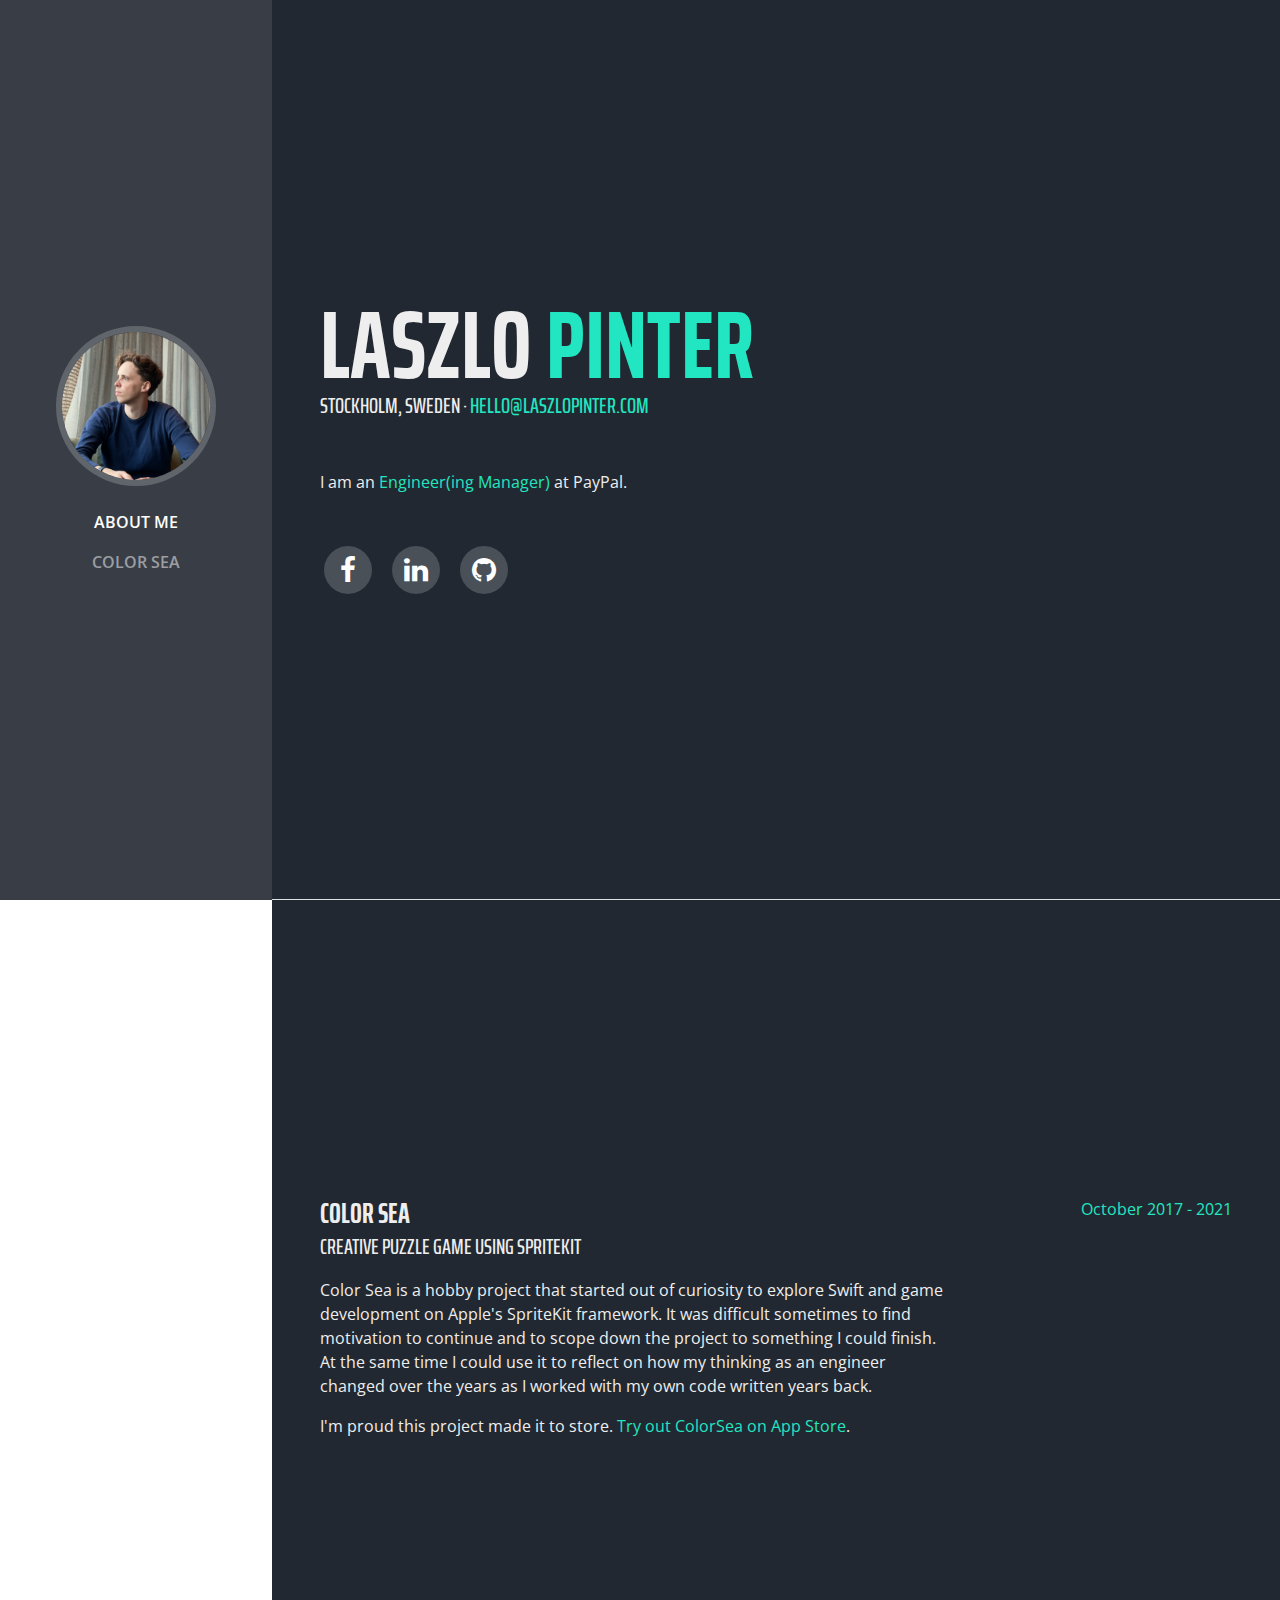
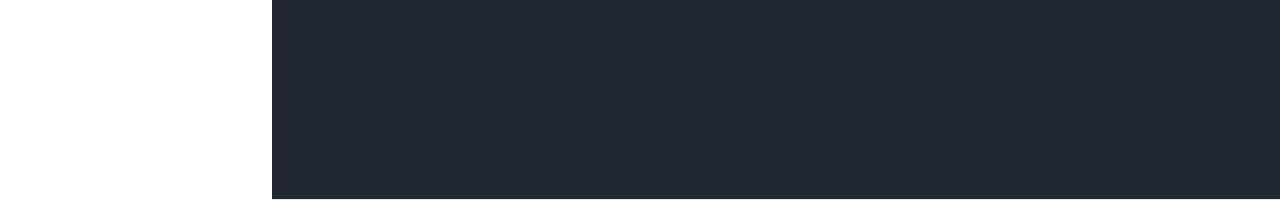
<file: index.html>
<!DOCTYPE html>
<html lang="en">

  <head>

    <meta charset="utf-8">
    <meta name="viewport" content="width=device-width, initial-scale=1, shrink-to-fit=no">
    <meta name="description" content="">
    <meta name="author" content="">

    <title>Laszlo Pinter</title>

    <!-- Bootstrap core CSS -->
    <link href="vendor/bootstrap/css/bootstrap.min.css" rel="stylesheet">

    <!-- Custom fonts for this template -->
    <link href="https://fonts.googleapis.com/css?family=Saira+Extra+Condensed:100,200,300,400,500,600,700,800,900" rel="stylesheet">
    <link href="https://fonts.googleapis.com/css?family=Open+Sans:300,300i,400,400i,600,600i,700,700i,800,800i" rel="stylesheet">
    <link href="vendor/font-awesome/css/font-awesome.min.css" rel="stylesheet">
    <link href="vendor/devicons/css/devicons.min.css" rel="stylesheet">
    <link href="vendor/simple-line-icons/css/simple-line-icons.css" rel="stylesheet">

    <!-- Custom styles for this template -->
    <link href="css/resume.min.css" rel="stylesheet">

  </head>

  <body id="page-top">

    <nav class="navbar navbar-expand-lg navbar-dark bg-primary fixed-top" id="sideNav">
      <a class="navbar-brand js-scroll-trigger" href="#page-top">
        <span class="d-none d-lg-block">
          <img class="img-fluid img-profile rounded-circle mx-auto mb-2" src="img/profile.jpg" alt="">
        </span>
      </a>
      <button class="navbar-toggler" type="button" data-toggle="collapse" data-target="#navbarSupportedContent" aria-controls="navbarSupportedContent" aria-expanded="false" aria-label="Toggle navigation">
        <span class="navbar-toggler-icon"></span>
      </button>
      <div class="collapse navbar-collapse" id="navbarSupportedContent">
        <ul class="navbar-nav">
          <li class="nav-item">
            <a class="nav-link js-scroll-trigger" href="#about">About me</a>
          </li>
          <li class="nav-item">
            <a class="nav-link js-scroll-trigger" href="#projects">Color Sea</a>
          </li>
        </ul>
      </div>
    </nav>

    <div class="container-fluid p-0">

      <section class="resume-section p-3 p-lg-5 d-flex d-column" id="about">
        <div class="my-auto">
          <h1 class="mb-0">Laszlo
            <span class="text-primary">Pinter</span>
          </h1>
          <div class="subheading mb-5">Stockholm, Sweden ·
            <a href="mailto:hello@laszlopinter.com">hello@laszlopinter.com</a>
          </div>
          <p class="mb-5">I am an <span class="text-primary">Engineer(ing Manager)</span> at PayPal.</p>
          <ul class="list-inline list-social-icons mb-0">
            <li class="list-inline-item">
              <a href="https://www.facebook.com/laszlo.pinter.35">
                <span class="fa-stack fa-lg">
                  <i class="fa fa-circle fa-stack-2x"></i>
                  <i class="fa fa-facebook fa-stack-1x fa-inverse"></i>
                </span>
              </a>
            </li>
            <li class="list-inline-item">
              <a href="https://www.linkedin.com/in/laszlo-pinter-73a235119">
                <span class="fa-stack fa-lg">
                  <i class="fa fa-circle fa-stack-2x"></i>
                  <i class="fa fa-linkedin fa-stack-1x fa-inverse"></i>
                </span>
              </a>
            </li>
            <li class="list-inline-item">
              <a href="https://github.com/LaszloPinter">
                <span class="fa-stack fa-lg">
                  <i class="fa fa-circle fa-stack-2x"></i>
                  <i class="fa fa-github fa-stack-1x fa-inverse"></i>
                </span>
              </a>
            </li>
          </ul>
        </div>
      </section>

      <section class="resume-section p-3 p-lg-5 d-flex flex-column" id="projects">
        <div class="my-auto">
          <div class="resume-item d-flex flex-column flex-md-row mb-5">
            <div class="resume-content mr-auto">
              <h3 class="mb-0">Color Sea</h3>
              <div class="subheading mb-3">Creative puzzle game using SpriteKit</div>
              <p> Color Sea is a hobby project that started out of curiosity to explore Swift and game development on Apple's SpriteKit framework. It was difficult sometimes to find motivation to continue and to scope down the project to something I could finish. At the same time I could use it to reflect on how my thinking as an engineer changed over the years as I worked with my own code written years back.</p>
              <p> I'm proud this project made it to store. <a class="text-primary" href="https://apps.apple.com/se/app/colorsea/id1362589790?l=en-GB">Try out ColorSea on App Store</a>.</p>
            </div>
            <div class="resume-date text-md-right">
              <span class="text-primary">October 2017 - 2021</span>
            </div>
          </div>

        </div>

      </section>
    </div>

    <!-- Bootstrap core JavaScript -->
    <script src="vendor/jquery/jquery.min.js"></script>
    <script src="vendor/bootstrap/js/bootstrap.bundle.min.js"></script>

    <!-- Plugin JavaScript -->
    <script src="vendor/jquery-easing/jquery.easing.min.js"></script>

    <!-- Custom scripts for this template -->
    <script src="js/resume.min.js"></script>

  </body>

</html>
</file>
<file: vendor/simple-line-icons/css/simple-line-icons.css>
@font-face {
  font-family: 'simple-line-icons';
  src: url('../fonts/Simple-Line-Icons.eot?v=2.4.0');
  src: url('../fonts/Simple-Line-Icons.eot?v=2.4.0#iefix') format('embedded-opentype'), url('../fonts/Simple-Line-Icons.woff2?v=2.4.0') format('woff2'), url('../fonts/Simple-Line-Icons.ttf?v=2.4.0') format('truetype'), url('../fonts/Simple-Line-Icons.woff?v=2.4.0') format('woff'), url('../fonts/Simple-Line-Icons.svg?v=2.4.0#simple-line-icons') format('svg');
  font-weight: normal;
  font-style: normal;
}
/*
 Use the following CSS code if you want to have a class per icon.
 Instead of a list of all class selectors, you can use the generic [class*="icon-"] selector, but it's slower:
*/
.icon-user,
.icon-people,
.icon-user-female,
.icon-user-follow,
.icon-user-following,
.icon-user-unfollow,
.icon-login,
.icon-logout,
.icon-emotsmile,
.icon-phone,
.icon-call-end,
.icon-call-in,
.icon-call-out,
.icon-map,
.icon-location-pin,
.icon-direction,
.icon-directions,
.icon-compass,
.icon-layers,
.icon-menu,
.icon-list,
.icon-options-vertical,
.icon-options,
.icon-arrow-down,
.icon-arrow-left,
.icon-arrow-right,
.icon-arrow-up,
.icon-arrow-up-circle,
.icon-arrow-left-circle,
.icon-arrow-right-circle,
.icon-arrow-down-circle,
.icon-check,
.icon-clock,
.icon-plus,
.icon-minus,
.icon-close,
.icon-event,
.icon-exclamation,
.icon-organization,
.icon-trophy,
.icon-screen-smartphone,
.icon-screen-desktop,
.icon-plane,
.icon-notebook,
.icon-mustache,
.icon-mouse,
.icon-magnet,
.icon-energy,
.icon-disc,
.icon-cursor,
.icon-cursor-move,
.icon-crop,
.icon-chemistry,
.icon-speedometer,
.icon-shield,
.icon-screen-tablet,
.icon-magic-wand,
.icon-hourglass,
.icon-graduation,
.icon-ghost,
.icon-game-controller,
.icon-fire,
.icon-eyeglass,
.icon-envelope-open,
.icon-envelope-letter,
.icon-bell,
.icon-badge,
.icon-anchor,
.icon-wallet,
.icon-vector,
.icon-speech,
.icon-puzzle,
.icon-printer,
.icon-present,
.icon-playlist,
.icon-pin,
.icon-picture,
.icon-handbag,
.icon-globe-alt,
.icon-globe,
.icon-folder-alt,
.icon-folder,
.icon-film,
.icon-feed,
.icon-drop,
.icon-drawer,
.icon-docs,
.icon-doc,
.icon-diamond,
.icon-cup,
.icon-calculator,
.icon-bubbles,
.icon-briefcase,
.icon-book-open,
.icon-basket-loaded,
.icon-basket,
.icon-bag,
.icon-action-undo,
.icon-action-redo,
.icon-wrench,
.icon-umbrella,
.icon-trash,
.icon-tag,
.icon-support,
.icon-frame,
.icon-size-fullscreen,
.icon-size-actual,
.icon-shuffle,
.icon-share-alt,
.icon-share,
.icon-rocket,
.icon-question,
.icon-pie-chart,
.icon-pencil,
.icon-note,
.icon-loop,
.icon-home,
.icon-grid,
.icon-graph,
.icon-microphone,
.icon-music-tone-alt,
.icon-music-tone,
.icon-earphones-alt,
.icon-earphones,
.icon-equalizer,
.icon-like,
.icon-dislike,
.icon-control-start,
.icon-control-rewind,
.icon-control-play,
.icon-control-pause,
.icon-control-forward,
.icon-control-end,
.icon-volume-1,
.icon-volume-2,
.icon-volume-off,
.icon-calendar,
.icon-bulb,
.icon-chart,
.icon-ban,
.icon-bubble,
.icon-camrecorder,
.icon-camera,
.icon-cloud-download,
.icon-cloud-upload,
.icon-envelope,
.icon-eye,
.icon-flag,
.icon-heart,
.icon-info,
.icon-key,
.icon-link,
.icon-lock,
.icon-lock-open,
.icon-magnifier,
.icon-magnifier-add,
.icon-magnifier-remove,
.icon-paper-clip,
.icon-paper-plane,
.icon-power,
.icon-refresh,
.icon-reload,
.icon-settings,
.icon-star,
.icon-symbol-female,
.icon-symbol-male,
.icon-target,
.icon-credit-card,
.icon-paypal,
.icon-social-tumblr,
.icon-social-twitter,
.icon-social-facebook,
.icon-social-instagram,
.icon-social-linkedin,
.icon-social-pinterest,
.icon-social-github,
.icon-social-google,
.icon-social-reddit,
.icon-social-skype,
.icon-social-dribbble,
.icon-social-behance,
.icon-social-foursqare,
.icon-social-soundcloud,
.icon-social-spotify,
.icon-social-stumbleupon,
.icon-social-youtube,
.icon-social-dropbox,
.icon-social-vkontakte,
.icon-social-steam {
  font-family: 'simple-line-icons';
  speak: none;
  font-style: normal;
  font-weight: normal;
  font-variant: normal;
  text-transform: none;
  line-height: 1;
  /* Better Font Rendering =========== */
  -webkit-font-smoothing: antialiased;
  -moz-osx-font-smoothing: grayscale;
}
.icon-user:before {
  content: "\e005";
}
.icon-people:before {
  content: "\e001";
}
.icon-user-female:before {
  content: "\e000";
}
.icon-user-follow:before {
  content: "\e002";
}
.icon-user-following:before {
  content: "\e003";
}
.icon-user-unfollow:before {
  content: "\e004";
}
.icon-login:before {
  content: "\e066";
}
.icon-logout:before {
  content: "\e065";
}
.icon-emotsmile:before {
  content: "\e021";
}
.icon-phone:before {
  content: "\e600";
}
.icon-call-end:before {
  content: "\e048";
}
.icon-call-in:before {
  content: "\e047";
}
.icon-call-out:before {
  content: "\e046";
}
.icon-map:before {
  content: "\e033";
}
.icon-location-pin:before {
  content: "\e096";
}
.icon-direction:before {
  content: "\e042";
}
.icon-directions:before {
  content: "\e041";
}
.icon-compass:before {
  content: "\e045";
}
.icon-layers:before {
  content: "\e034";
}
.icon-menu:before {
  content: "\e601";
}
.icon-list:before {
  content: "\e067";
}
.icon-options-vertical:before {
  content: "\e602";
}
.icon-options:before {
  content: "\e603";
}
.icon-arrow-down:before {
  content: "\e604";
}
.icon-arrow-left:before {
  content: "\e605";
}
.icon-arrow-right:before {
  content: "\e606";
}
.icon-arrow-up:before {
  content: "\e607";
}
.icon-arrow-up-circle:before {
  content: "\e078";
}
.icon-arrow-left-circle:before {
  content: "\e07a";
}
.icon-arrow-right-circle:before {
  content: "\e079";
}
.icon-arrow-down-circle:before {
  content: "\e07b";
}
.icon-check:before {
  content: "\e080";
}
.icon-clock:before {
  content: "\e081";
}
.icon-plus:before {
  content: "\e095";
}
.icon-minus:before {
  content: "\e615";
}
.icon-close:before {
  content: "\e082";
}
.icon-event:before {
  content: "\e619";
}
.icon-exclamation:before {
  content: "\e617";
}
.icon-organization:before {
  content: "\e616";
}
.icon-trophy:before {
  content: "\e006";
}
.icon-screen-smartphone:before {
  content: "\e010";
}
.icon-screen-desktop:before {
  content: "\e011";
}
.icon-plane:before {
  content: "\e012";
}
.icon-notebook:before {
  content: "\e013";
}
.icon-mustache:before {
  content: "\e014";
}
.icon-mouse:before {
  content: "\e015";
}
.icon-magnet:before {
  content: "\e016";
}
.icon-energy:before {
  content: "\e020";
}
.icon-disc:before {
  content: "\e022";
}
.icon-cursor:before {
  content: "\e06e";
}
.icon-cursor-move:before {
  content: "\e023";
}
.icon-crop:before {
  content: "\e024";
}
.icon-chemistry:before {
  content: "\e026";
}
.icon-speedometer:before {
  content: "\e007";
}
.icon-shield:before {
  content: "\e00e";
}
.icon-screen-tablet:before {
  content: "\e00f";
}
.icon-magic-wand:before {
  content: "\e017";
}
.icon-hourglass:before {
  content: "\e018";
}
.icon-graduation:before {
  content: "\e019";
}
.icon-ghost:before {
  content: "\e01a";
}
.icon-game-controller:before {
  content: "\e01b";
}
.icon-fire:before {
  content: "\e01c";
}
.icon-eyeglass:before {
  content: "\e01d";
}
.icon-envelope-open:before {
  content: "\e01e";
}
.icon-envelope-letter:before {
  content: "\e01f";
}
.icon-bell:before {
  content: "\e027";
}
.icon-badge:before {
  content: "\e028";
}
.icon-anchor:before {
  content: "\e029";
}
.icon-wallet:before {
  content: "\e02a";
}
.icon-vector:before {
  content: "\e02b";
}
.icon-speech:before {
  content: "\e02c";
}
.icon-puzzle:before {
  content: "\e02d";
}
.icon-printer:before {
  content: "\e02e";
}
.icon-present:before {
  content: "\e02f";
}
.icon-playlist:before {
  content: "\e030";
}
.icon-pin:before {
  content: "\e031";
}
.icon-picture:before {
  content: "\e032";
}
.icon-handbag:before {
  content: "\e035";
}
.icon-globe-alt:before {
  content: "\e036";
}
.icon-globe:before {
  content: "\e037";
}
.icon-folder-alt:before {
  content: "\e039";
}
.icon-folder:before {
  content: "\e089";
}
.icon-film:before {
  content: "\e03a";
}
.icon-feed:before {
  content: "\e03b";
}
.icon-drop:before {
  content: "\e03e";
}
.icon-drawer:before {
  content: "\e03f";
}
.icon-docs:before {
  content: "\e040";
}
.icon-doc:before {
  content: "\e085";
}
.icon-diamond:before {
  content: "\e043";
}
.icon-cup:before {
  content: "\e044";
}
.icon-calculator:before {
  content: "\e049";
}
.icon-bubbles:before {
  content: "\e04a";
}
.icon-briefcase:before {
  content: "\e04b";
}
.icon-book-open:before {
  content: "\e04c";
}
.icon-basket-loaded:before {
  content: "\e04d";
}
.icon-basket:before {
  content: "\e04e";
}
.icon-bag:before {
  content: "\e04f";
}
.icon-action-undo:before {
  content: "\e050";
}
.icon-action-redo:before {
  content: "\e051";
}
.icon-wrench:before {
  content: "\e052";
}
.icon-umbrella:before {
  content: "\e053";
}
.icon-trash:before {
  content: "\e054";
}
.icon-tag:before {
  content: "\e055";
}
.icon-support:before {
  content: "\e056";
}
.icon-frame:before {
  content: "\e038";
}
.icon-size-fullscreen:before {
  content: "\e057";
}
.icon-size-actual:before {
  content: "\e058";
}
.icon-shuffle:before {
  content: "\e059";
}
.icon-share-alt:before {
  content: "\e05a";
}
.icon-share:before {
  content: "\e05b";
}
.icon-rocket:before {
  content: "\e05c";
}
.icon-question:before {
  content: "\e05d";
}
.icon-pie-chart:before {
  content: "\e05e";
}
.icon-pencil:before {
  content: "\e05f";
}
.icon-note:before {
  content: "\e060";
}
.icon-loop:before {
  content: "\e064";
}
.icon-home:before {
  content: "\e069";
}
.icon-grid:before {
  content: "\e06a";
}
.icon-graph:before {
  content: "\e06b";
}
.icon-microphone:before {
  content: "\e063";
}
.icon-music-tone-alt:before {
  content: "\e061";
}
.icon-music-tone:before {
  content: "\e062";
}
.icon-earphones-alt:before {
  content: "\e03c";
}
.icon-earphones:before {
  content: "\e03d";
}
.icon-equalizer:before {
  content: "\e06c";
}
.icon-like:before {
  content: "\e068";
}
.icon-dislike:before {
  content: "\e06d";
}
.icon-control-start:before {
  content: "\e06f";
}
.icon-control-rewind:before {
  content: "\e070";
}
.icon-control-play:before {
  content: "\e071";
}
.icon-control-pause:before {
  content: "\e072";
}
.icon-control-forward:before {
  content: "\e073";
}
.icon-control-end:before {
  content: "\e074";
}
.icon-volume-1:before {
  content: "\e09f";
}
.icon-volume-2:before {
  content: "\e0a0";
}
.icon-volume-off:before {
  content: "\e0a1";
}
.icon-calendar:before {
  content: "\e075";
}
.icon-bulb:before {
  content: "\e076";
}
.icon-chart:before {
  content: "\e077";
}
.icon-ban:before {
  content: "\e07c";
}
.icon-bubble:before {
  content: "\e07d";
}
.icon-camrecorder:before {
  content: "\e07e";
}
.icon-camera:before {
  content: "\e07f";
}
.icon-cloud-download:before {
  content: "\e083";
}
.icon-cloud-upload:before {
  content: "\e084";
}
.icon-envelope:before {
  content: "\e086";
}
.icon-eye:before {
  content: "\e087";
}
.icon-flag:before {
  content: "\e088";
}
.icon-heart:before {
  content: "\e08a";
}
.icon-info:before {
  content: "\e08b";
}
.icon-key:before {
  content: "\e08c";
}
.icon-link:before {
  content: "\e08d";
}
.icon-lock:before {
  content: "\e08e";
}
.icon-lock-open:before {
  content: "\e08f";
}
.icon-magnifier:before {
  content: "\e090";
}
.icon-magnifier-add:before {
  content: "\e091";
}
.icon-magnifier-remove:before {
  content: "\e092";
}
.icon-paper-clip:before {
  content: "\e093";
}
.icon-paper-plane:before {
  content: "\e094";
}
.icon-power:before {
  content: "\e097";
}
.icon-refresh:before {
  content: "\e098";
}
.icon-reload:before {
  content: "\e099";
}
.icon-settings:before {
  content: "\e09a";
}
.icon-star:before {
  content: "\e09b";
}
.icon-symbol-female:before {
  content: "\e09c";
}
.icon-symbol-male:before {
  content: "\e09d";
}
.icon-target:before {
  content: "\e09e";
}
.icon-credit-card:before {
  content: "\e025";
}
.icon-paypal:before {
  content: "\e608";
}
.icon-social-tumblr:before {
  content: "\e00a";
}
.icon-social-twitter:before {
  content: "\e009";
}
.icon-social-facebook:before {
  content: "\e00b";
}
.icon-social-instagram:before {
  content: "\e609";
}
.icon-social-linkedin:before {
  content: "\e60a";
}
.icon-social-pinterest:before {
  content: "\e60b";
}
.icon-social-github:before {
  content: "\e60c";
}
.icon-social-google:before {
  content: "\e60d";
}
.icon-social-reddit:before {
  content: "\e60e";
}
.icon-social-skype:before {
  content: "\e60f";
}
.icon-social-dribbble:before {
  content: "\e00d";
}
.icon-social-behance:before {
  content: "\e610";
}
.icon-social-foursqare:before {
  content: "\e611";
}
.icon-social-soundcloud:before {
  content: "\e612";
}
.icon-social-spotify:before {
  content: "\e613";
}
.icon-social-stumbleupon:before {
  content: "\e614";
}
.icon-social-youtube:before {
  content: "\e008";
}
.icon-social-dropbox:before {
  content: "\e00c";
}
.icon-social-vkontakte:before {
  content: "\e618";
}
.icon-social-steam:before {
  content: "\e620";
}
</file>
<file: vendor/devicons/css/devicons.min.css>
/*!
 *  Devicons 1.8.0 made by Theodore Vorillas / http://vorillaz.com 
 */
@font-face{font-family:devicons;src:url(../fonts/devicons.eot?xqxft6);src:url(../fonts/devicons.eot?#iefixxqxft6) format("embedded-opentype"),url(../fonts/devicons.woff?xqxft6) format("woff"),url(../fonts/devicons.ttf?xqxft6) format("truetype"),url(../fonts/devicons.svg?xqxft6#devicons) format("svg");font-weight:400;font-style:normal}.devicons{font-family:devicons;speak:none;font-style:normal;font-weight:400;font-variant:normal;text-transform:none;line-height:1;-webkit-font-smoothing:antialiased;-moz-osx-font-smoothing:grayscale}.devicons-git:before{content:"\e602"}.devicons-git_compare:before{content:"\e628"}.devicons-git_branch:before{content:"\e625"}.devicons-git_commit:before{content:"\e629"}.devicons-git_pull_request:before{content:"\e626"}.devicons-git_merge:before{content:"\e627"}.devicons-bitbucket:before{content:"\e603"}.devicons-github_alt:before{content:"\e608"}.devicons-github_badge:before{content:"\e609"}.devicons-github:before{content:"\e60a"}.devicons-github_full:before{content:"\e617"}.devicons-java:before{content:"\e638"}.devicons-ruby:before{content:"\e639"}.devicons-scala:before{content:"\e637"}.devicons-python:before{content:"\e63c"}.devicons-go:before{content:"\e624"}.devicons-ruby_on_rails:before{content:"\e63b"}.devicons-django:before{content:"\e61d"}.devicons-markdown:before{content:"\e63e"}.devicons-php:before{content:"\e63d"}.devicons-mysql:before{content:"\e604"}.devicons-streamline:before{content:"\e605"}.devicons-database:before{content:"\e606"}.devicons-laravel:before{content:"\e63f"}.devicons-javascript:before{content:"\e64e"}.devicons-angular:before{content:"\e653"}.devicons-backbone:before{content:"\e652"}.devicons-coffeescript:before{content:"\e651"}.devicons-jquery:before{content:"\e650"}.devicons-modernizr:before{content:"\e620"}.devicons-jquery_ui:before{content:"\e654"}.devicons-ember:before{content:"\e61b"}.devicons-dojo:before{content:"\e61c"}.devicons-nodejs:before{content:"\e619"}.devicons-nodejs_small:before{content:"\e618"}.devicons-javascript_shield:before{content:"\e64f"}.devicons-bootstrap:before{content:"\e647"}.devicons-sass:before{content:"\e64b"}.devicons-css3_full:before{content:"\e64a"}.devicons-css3:before{content:"\e649"}.devicons-html5:before{content:"\e636"}.devicons-html5_multimedia:before{content:"\e632"}.devicons-html5_device_access:before{content:"\e633"}.devicons-html5_3d_effects:before{content:"\e635"}.devicons-html5_connectivity:before{content:"\e634"}.devicons-ghost_small:before{content:"\e614"}.devicons-ghost:before{content:"\e61f"}.devicons-magento:before{content:"\e640"}.devicons-joomla:before{content:"\e641"}.devicons-jekyll_small:before{content:"\e60d"}.devicons-drupal:before{content:"\e642"}.devicons-wordpress:before{content:"\e60b"}.devicons-grunt:before{content:"\e64c"}.devicons-bower:before{content:"\e64d"}.devicons-npm:before{content:"\e61e"}.devicons-yahoo_small:before{content:"\e62b"}.devicons-yahoo:before{content:"\e615"}.devicons-bing_small:before{content:"\e600"}.devicons-windows:before{content:"\e60f"}.devicons-linux:before{content:"\e612"}.devicons-ubuntu:before{content:"\e63a"}.devicons-android:before{content:"\e60e"}.devicons-apple:before{content:"\e611"}.devicons-appstore:before{content:"\e613"}.devicons-phonegap:before{content:"\e630"}.devicons-blackberry:before{content:"\e623"}.devicons-stackoverflow:before{content:"\e610"}.devicons-techcrunch:before{content:"\e62c"}.devicons-codrops:before{content:"\e62f"}.devicons-css_tricks:before{content:"\e601"}.devicons-smashing_magazine:before{content:"\e62d"}.devicons-netmagazine:before{content:"\e62e"}.devicons-codepen:before{content:"\e616"}.devicons-cssdeck:before{content:"\e62a"}.devicons-hackernews:before{content:"\e61a"}.devicons-dropbox:before{content:"\e607"}.devicons-google_drive:before{content:"\e631"}.devicons-visualstudio:before{content:"\e60c"}.devicons-unity_small:before{content:"\e621"}.devicons-raspberry_pi:before{content:"\e622"}.devicons-chrome:before{content:"\e643"}.devicons-ie:before{content:"\e644"}.devicons-firefox:before{content:"\e645"}.devicons-opera:before{content:"\e646"}.devicons-safari:before{content:"\e648"}.devicons-swift:before{content:"\e655"}.devicons-symfony:before{content:"\e656"}.devicons-symfony_badge:before{content:"\e657"}.devicons-less:before{content:"\e658"}.devicons-stylus:before{content:"\e659"}.devicons-trello:before{content:"\e65a"}.devicons-atlassian:before{content:"\e65b"}.devicons-jira:before{content:"\e65c"}.devicons-envato:before{content:"\e65d"}.devicons-snap_svg:before{content:"\e65e"}.devicons-raphael:before{content:"\e65f"}.devicons-google_analytics:before{content:"\e660"}.devicons-compass:before{content:"\e661"}.devicons-onedrive:before{content:"\e662"}.devicons-gulp:before{content:"\e663"}.devicons-atom:before{content:"\e664"}.devicons-cisco:before{content:"\e665"}.devicons-nancy:before{content:"\e666"}.devicons-clojure:before{content:"\e668"}.devicons-clojure_alt:before{content:"\e66a"}.devicons-perl:before{content:"\e669"}.devicons-celluloid:before{content:"\e66b"}.devicons-w3c:before{content:"\e66c"}.devicons-redis:before{content:"\e66d"}.devicons-postgresql:before{content:"\e66e"}.devicons-webplatform:before{content:"\e66f"}.devicons-jenkins:before{content:"\e667"}.devicons-requirejs:before{content:"\e670"}.devicons-opensource:before{content:"\e671"}.devicons-typo3:before{content:"\e672"}.devicons-uikit:before{content:"\e673"}.devicons-doctrine:before{content:"\e674"}.devicons-groovy:before{content:"\e675"}.devicons-nginx:before{content:"\e676"}.devicons-haskell:before{content:"\e677"}.devicons-zend:before{content:"\e678"}.devicons-gnu:before{content:"\e679"}.devicons-yeoman:before{content:"\e67a"}.devicons-heroku:before{content:"\e67b"}.devicons-debian:before{content:"\e67d"}.devicons-travis:before{content:"\e67e"}.devicons-dotnet:before{content:"\e67f"}.devicons-codeigniter:before{content:"\e680"}.devicons-javascript_badge:before{content:"\e681"}.devicons-yii:before{content:"\e682"}.devicons-msql_server:before{content:"\e67c"}.devicons-composer:before{content:"\e683"}.devicons-krakenjs_badge:before{content:"\e684"}.devicons-krakenjs:before{content:"\e685"}.devicons-mozilla:before{content:"\e686"}.devicons-firebase:before{content:"\e687"}.devicons-sizzlejs:before{content:"\e688"}.devicons-creativecommons:before{content:"\e689"}.devicons-creativecommons_badge:before{content:"\e68a"}.devicons-mitlicence:before{content:"\e68b"}.devicons-senchatouch:before{content:"\e68c"}.devicons-bugsense:before{content:"\e68d"}.devicons-extjs:before{content:"\e68e"}.devicons-mootools_badge:before{content:"\e68f"}.devicons-mootools:before{content:"\e690"}.devicons-ruby_rough:before{content:"\e691"}.devicons-komodo:before{content:"\e692"}.devicons-coda:before{content:"\e693"}.devicons-bintray:before{content:"\e694"}.devicons-terminal:before{content:"\e695"}.devicons-code:before{content:"\e696"}.devicons-responsive:before{content:"\e697"}.devicons-dart:before{content:"\e698"}.devicons-aptana:before{content:"\e699"}.devicons-mailchimp:before{content:"\e69a"}.devicons-netbeans:before{content:"\e69b"}.devicons-dreamweaver:before{content:"\e69c"}.devicons-brackets:before{content:"\e69d"}.devicons-eclipse:before{content:"\e69e"}.devicons-cloud9:before{content:"\e69f"}.devicons-scrum:before{content:"\e6a0"}.devicons-prolog:before{content:"\e6a1"}.devicons-terminal_badge:before{content:"\e6a2"}.devicons-code_badge:before{content:"\e6a3"}.devicons-mongodb:before{content:"\e6a4"}.devicons-meteor:before{content:"\e6a5"}.devicons-meteorfull:before{content:"\e6a6"}.devicons-fsharp:before{content:"\e6a7"}.devicons-rust:before{content:"\e6a8"}.devicons-ionic:before{content:"\e6a9"}.devicons-sublime:before{content:"\e6aa"}.devicons-appcelerator:before{content:"\e6ab"}.devicons-asterisk:before{content:"\e6ac"}.devicons-aws:before{content:"\e6ad"}.devicons-digital-ocean:before{content:"\e6ae"}.devicons-dlang:before{content:"\e6af"}.devicons-docker:before{content:"\e6b0"}.devicons-erlang:before{content:"\e6b1"}.devicons-google-cloud-platform:before{content:"\e6b2"}.devicons-grails:before{content:"\e6b3"}.devicons-illustrator:before{content:"\e6b4"}.devicons-intellij:before{content:"\e6b5"}.devicons-materializecss:before{content:"\e6b6"}.devicons-openshift:before{content:"\e6b7"}.devicons-photoshop:before{content:"\e6b8"}.devicons-rackspace:before{content:"\e6b9"}.devicons-react:before{content:"\e6ba"}.devicons-redhat:before{content:"\e6bb"}.devicons-scriptcs:before{content:"\e6bc"}.devicons-sqllite:before{content:"\e6c4"}.devicons-vim:before{content:"\e6c5"}
</file>
<file: css/resume.min.css>
body{font-family:'Open Sans',serif;padding-top:54px;color:#EEEEEE}@media (min-width:992px){body{padding-top:0;padding-left:17rem}}h1,h2,h3,h4,h5,h6{font-family:'Saira Extra Condensed',serif;font-weight:700;text-transform:uppercase;color:#EEEEEE}h1{font-size:6rem;line-height:5.5rem}h2{font-size:3.5rem}.subheading{text-transform:uppercase;font-weight:500;font-family:'Saira Extra Condensed',serif;font-size:1.35rem}.list-social-icons a{color:#495057}.list-social-icons a:hover{color:#21E6C1}.list-social-icons a .fa-lg{font-size:1.75rem}.list-icons{font-size:3rem}.list-icons .list-inline-item i:hover{color:#21E6C1}#sideNav .navbar-nav .nav-item .nav-link{font-weight:600;text-transform:uppercase}@media (min-width:992px){#sideNav{text-align:center;position:fixed;top:0;left:0;display:flex;flex-direction:column;width:17rem;height:100vh}#sideNav .navbar-brand{display:flex;margin:auto auto 0;padding:.5rem}#sideNav .navbar-brand .img-profile{max-width:10rem;max-height:10rem;border:.4rem solid rgba(255,255,255,.2)}#sideNav .navbar-collapse{display:flex;align-items:flex-start;flex-grow:0;width:100%;margin-bottom:auto}#sideNav .navbar-collapse .navbar-nav{flex-direction:column;width:100%}#sideNav .navbar-collapse .navbar-nav .nav-item{display:block}#sideNav .navbar-collapse .navbar-nav .nav-item .nav-link{display:block}}section.resume-section{background-color:#222831!important;border-bottom:1px solid #dee2e6;padding-top:5rem!important;padding-bottom:5rem!important}section.resume-section .resume-item .resume-date{min-width:none}@media (min-width:768px){section.resume-section{background-color:#222831!important;min-height:100vh}section.resume-section .resume-item .resume-date{min-width:18rem}}@media (min-width:992px){section.resume-section{padding-top:3rem!important;padding-bottom:3rem!important}}.bg-primary{background-color:#393E46!important}.text-primary{color:#21E6C1!important}a{color:#21E6C1}a:active,a:focus,a:hover{color:#824027}
</file>
